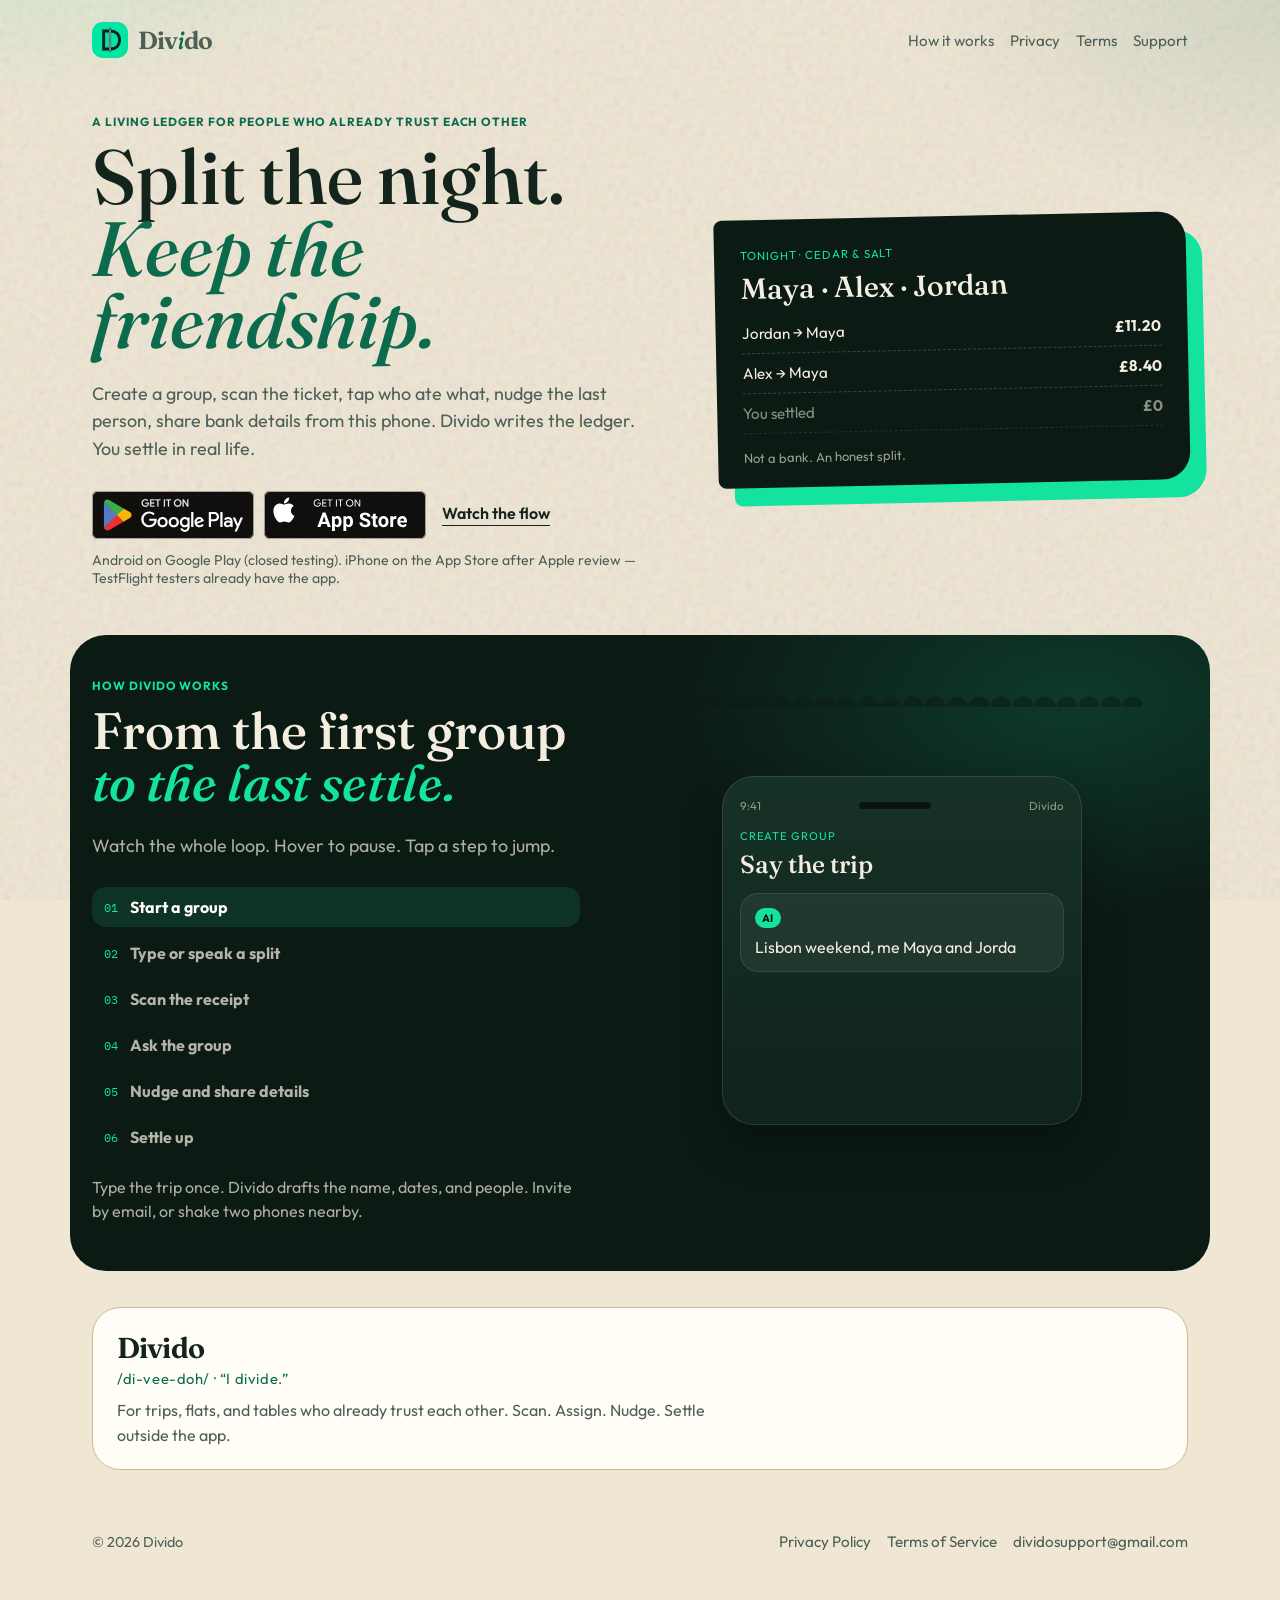
<file: index.html>
<!DOCTYPE html>
<html lang="en">
  <head>
    <meta charset="utf-8" />
    <meta name="viewport" content="width=device-width, initial-scale=1" />
    <title>Divido — Scan the receipt. Split who ate what.</title>
    <link rel="icon" type="image/png" href="/favicon.png" />
    <meta
      name="description"
      content="Divido splits group bills for trips and flats. Scan a receipt, tap who ate each line, and settle outside the app."
    />
    <link rel="preconnect" href="https://fonts.googleapis.com" />
    <link rel="preconnect" href="https://fonts.gstatic.com" crossorigin />
    <link
      href="https://fonts.googleapis.com/css2?family=Fraunces:opsz,wght@9..144,520;9..144,640&family=IBM+Plex+Mono:wght@500&family=Outfit:wght@400;500;600;700&display=swap"
      rel="stylesheet"
    />
    <script type="module" crossorigin src="/assets/index-DB7Mnm3E.js"></script>
    <link rel="stylesheet" crossorigin href="/assets/index-DJ4w2pN6.css">
  </head>
  <body>
    <div id="root"></div>
  </body>
</html>
</file>
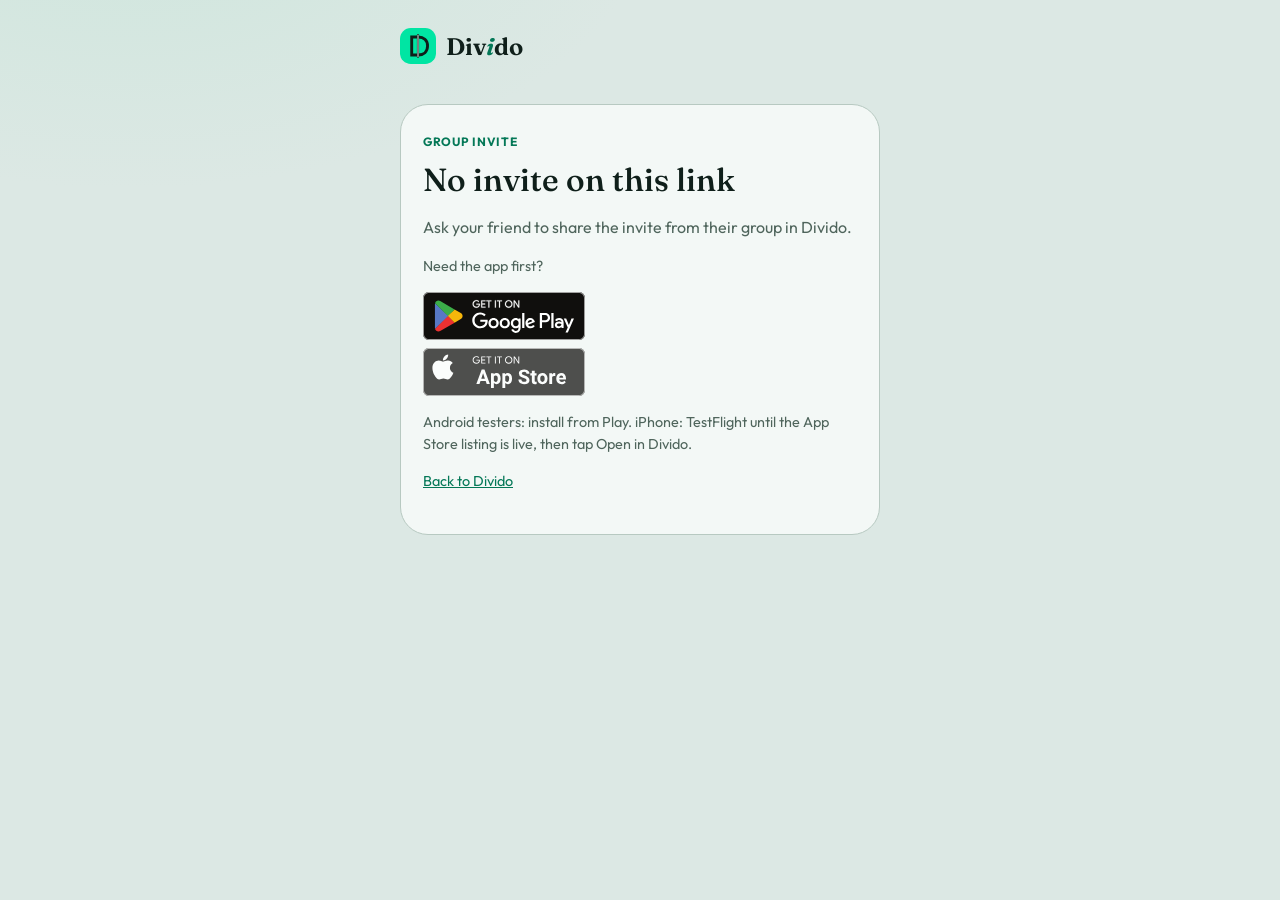
<file: invite/index.html>
<!DOCTYPE html>
<html lang="en">
<head>
  <meta charset="utf-8" />
  <meta name="viewport" content="width=device-width, initial-scale=1" />
  <title>Open your Divido invite</title>
  <meta name="description" content="Open a Divido group invite in the app." />
  <link rel="preconnect" href="https://fonts.googleapis.com" />
  <link rel="preconnect" href="https://fonts.gstatic.com" crossorigin />
  <link href="https://fonts.googleapis.com/css2?family=Fraunces:opsz,wght@9..144,520;9..144,640&family=Outfit:wght@400;500;600&display=swap" rel="stylesheet" />
  <style>
    :root {
      --bg: #dce8e4;
      --surface: #f3f8f6;
      --ink: #0f1f1a;
      --muted: #4f655c;
      --line: #b7c9c1;
      --primary: #047857;
      --mint: #00e5a3;
    }
    * { box-sizing: border-box; }
    body {
      margin: 0;
      min-height: 100vh;
      background: radial-gradient(900px 480px at 10% -10%, #cfe6dd, transparent 58%), var(--bg);
      color: var(--ink);
      font-family: Outfit, system-ui, sans-serif;
    }
    main { max-width: 520px; margin: 0 auto; padding: 28px 20px 64px; }
    .logo { display: inline-flex; align-items: center; gap: 10px; color: var(--ink); text-decoration: none; }
    .logo svg { width: 36px; height: 36px; }
    .logo span { font-family: Fraunces, Georgia, serif; font-size: 1.5rem; font-weight: 640; }
    .logo i { font-style: italic; color: var(--primary); }
    .card {
      margin-top: 36px;
      padding: 28px 22px;
      border-radius: 28px;
      background: var(--surface);
      border: 1px solid var(--line);
    }
    .kicker { margin: 0 0 8px; color: var(--primary); font-size: 0.75rem; letter-spacing: 0.06em; text-transform: uppercase; font-weight: 700; }
    h1 { margin: 0 0 12px; font-family: Fraunces, Georgia, serif; font-size: 2rem; font-weight: 520; }
    p { color: var(--muted); line-height: 1.55; }
    .email { color: var(--ink); font-weight: 600; }
    .open {
      display: inline-flex;
      margin: 8px 0 16px;
      padding: 14px 18px;
      border-radius: 18px;
      background: var(--mint);
      color: #000;
      text-decoration: none;
      font-weight: 700;
    }
    .open.hidden { display: none; }
    .note { font-size: 0.9rem; }
    .play { display: block; height: 48px; width: auto; margin-top: 8px; }
    a.quiet { color: var(--primary); }
  </style>
</head>
<body>
  <main>
    <a class="logo" href="/">
      <svg viewBox="0 0 40 40" aria-hidden="true">
        <rect width="40" height="40" rx="12" fill="#00E5A3"></rect>
        <path d="M13 10h7.2c6.2 0 10.4 3.8 10.4 10s-4.2 10-10.4 10H13V10z" fill="none" stroke="#0F1F1A" stroke-width="3.2"></path>
        <path d="M20 8v24" stroke="#0F1F1A" stroke-width="2.4" stroke-linecap="round"></path>
        <path d="M20 8v24" stroke="#DCE8E4" stroke-width="1.1" stroke-linecap="round"></path>
      </svg>
      <span>Div<i>i</i>do</span>
    </a>

    <section class="card">
      <p class="kicker">Group invite</p>
      <h1 id="title">Open Divido to join</h1>
      <p id="copy">This invite opens in the Divido app. Sign in with the email it was sent to, then the group appears.</p>
      <a id="open" class="open hidden" href="#">Open in Divido</a>
      <p class="note">Need the app first?</p>
      <a class="play-link" href="https://play.google.com/store/apps/details?id=com.dividoapp" target="_blank" rel="noreferrer">
        <img class="play" src="/google-play-badge.svg" alt="Get it on Google Play" />
      </a>
      <img class="play" src="/app-store-badge.svg" alt="Download on the App Store" style="opacity:0.72" />
      <p class="note">Android testers: install from Play. iPhone: TestFlight until the App Store listing is live, then tap Open in Divido.</p>
      <p class="note"><a class="quiet" href="/">Back to Divido</a></p>
    </section>
  </main>
  <script>
    (function () {
      var params = new URLSearchParams(window.location.search);
      var invite = (params.get('invite') || '').trim();
      var group = (params.get('group') || '').trim();
      var email = (params.get('email') || '').trim();
      var title = document.getElementById('title');
      var copy = document.getElementById('copy');
      var open = document.getElementById('open');

      if (!invite) {
        title.textContent = 'No invite on this link';
        copy.textContent = 'Ask your friend to share the invite from their group in Divido.';
        return;
      }

      var appUrl = 'divido://invite?invite=' + encodeURIComponent(invite)
        + '&group=' + encodeURIComponent(group)
        + '&email=' + encodeURIComponent(email);
      open.href = appUrl;
      open.classList.remove('hidden');

      if (email) {
        copy.innerHTML = 'Open Divido signed in as <span class="email"></span>. Then this invite can add you to the group.';
        copy.querySelector('.email').textContent = email;
      }

      var mobile = /Android|iPhone|iPad|iPod/i.test(navigator.userAgent);
      if (mobile) {
        window.setTimeout(function () {
          window.location.href = appUrl;
        }, 400);
      }
    })();
  </script>
</body>
</html>
</file>
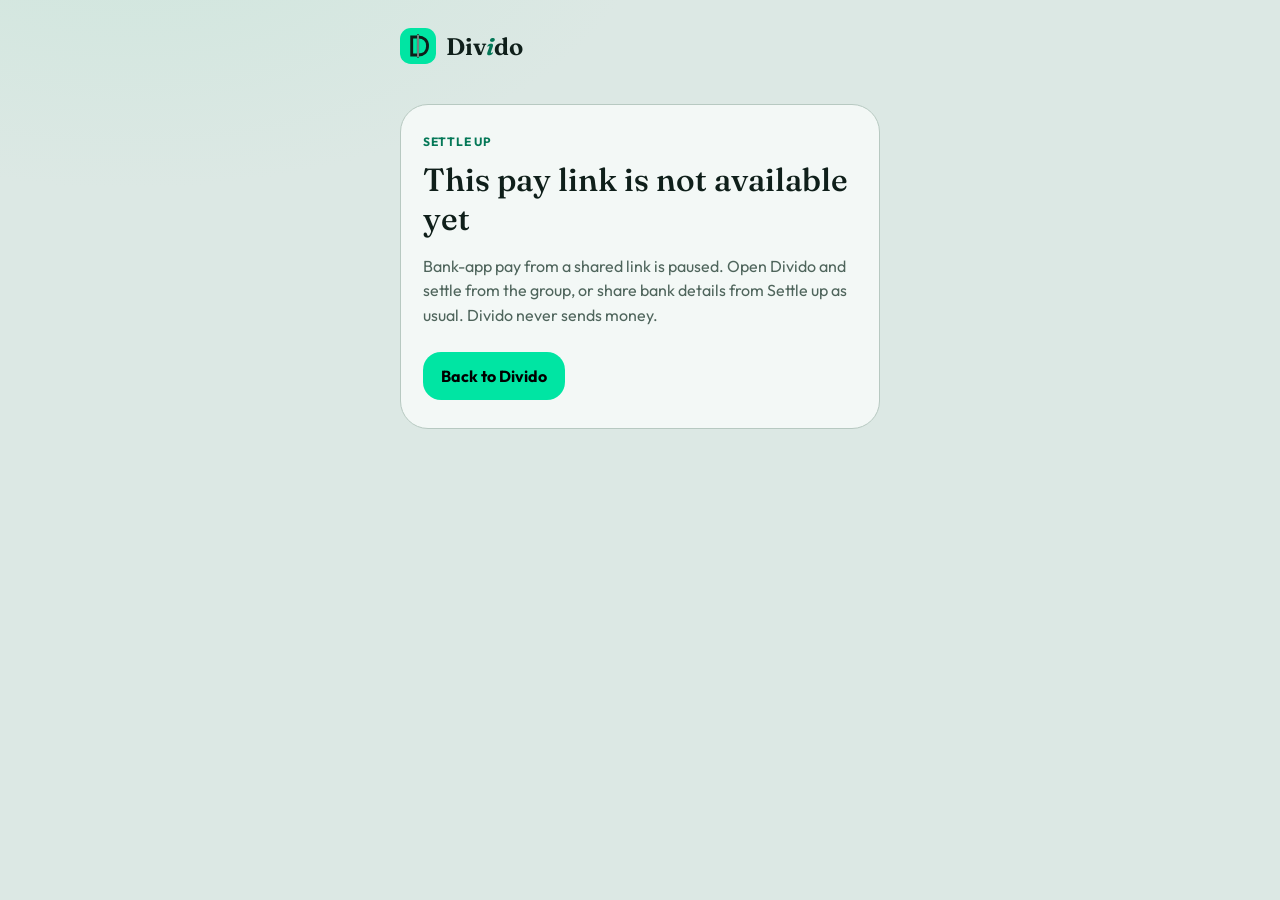
<file: pay/index.html>
<!DOCTYPE html>
<html lang="en">
<head>
  <meta charset="utf-8" />
  <meta name="viewport" content="width=device-width, initial-scale=1" />
  <title>Pay link unavailable — Divido</title>
  <meta name="robots" content="noindex" />
  <link rel="preconnect" href="https://fonts.googleapis.com" />
  <link rel="preconnect" href="https://fonts.gstatic.com" crossorigin />
  <link href="https://fonts.googleapis.com/css2?family=Fraunces:opsz,wght@9..144,520;9..144,640&family=Outfit:wght@400;500;600&display=swap" rel="stylesheet" />
  <style>
    :root {
      --bg: #dce8e4;
      --surface: #f3f8f6;
      --ink: #0f1f1a;
      --muted: #4f655c;
      --line: #b7c9c1;
      --primary: #047857;
      --mint: #00e5a3;
    }
    * { box-sizing: border-box; }
    body {
      margin: 0;
      min-height: 100vh;
      background: radial-gradient(900px 480px at 10% -10%, #cfe6dd, transparent 58%), var(--bg);
      color: var(--ink);
      font-family: Outfit, system-ui, sans-serif;
    }
    main { max-width: 520px; margin: 0 auto; padding: 28px 20px 64px; }
    .logo { display: inline-flex; align-items: center; gap: 10px; color: var(--ink); text-decoration: none; }
    .logo svg { width: 36px; height: 36px; }
    .logo span { font-family: Fraunces, Georgia, serif; font-size: 1.5rem; font-weight: 640; }
    .logo i { font-style: italic; color: var(--primary); }
    .card {
      margin-top: 36px;
      padding: 28px 22px;
      border-radius: 28px;
      background: var(--surface);
      border: 1px solid var(--line);
    }
    .kicker { margin: 0 0 8px; color: var(--primary); font-size: 0.75rem; letter-spacing: 0.06em; text-transform: uppercase; font-weight: 700; }
    h1 { margin: 0 0 12px; font-family: Fraunces, Georgia, serif; font-size: 2rem; font-weight: 520; }
    p { color: var(--muted); line-height: 1.55; }
    .home {
      display: inline-flex;
      margin-top: 8px;
      padding: 14px 18px;
      border-radius: 18px;
      background: var(--mint);
      color: #000;
      text-decoration: none;
      font-weight: 700;
    }
  </style>
</head>
<body>
  <main>
    <a class="logo" href="/">
      <svg viewBox="0 0 40 40" aria-hidden="true">
        <rect width="40" height="40" rx="12" fill="#00E5A3"></rect>
        <path d="M13 10h7.2c6.2 0 10.4 3.8 10.4 10s-4.2 10-10.4 10H13V10z" fill="none" stroke="#0F1F1A" stroke-width="3.2"></path>
        <path d="M20 8v24" stroke="#0F1F1A" stroke-width="2.4" stroke-linecap="round"></path>
        <path d="M20 8v24" stroke="#DCE8E4" stroke-width="1.1" stroke-linecap="round"></path>
      </svg>
      <span>Div<i>i</i>do</span>
    </a>
    <section class="card">
      <p class="kicker">Settle up</p>
      <h1>This pay link is not available yet</h1>
      <p>Bank-app pay from a shared link is paused. Open Divido and settle from the group, or share bank details from Settle up as usual. Divido never sends money.</p>
      <a class="home" href="/">Back to Divido</a>
    </section>
  </main>
</body>
</html>
</file>
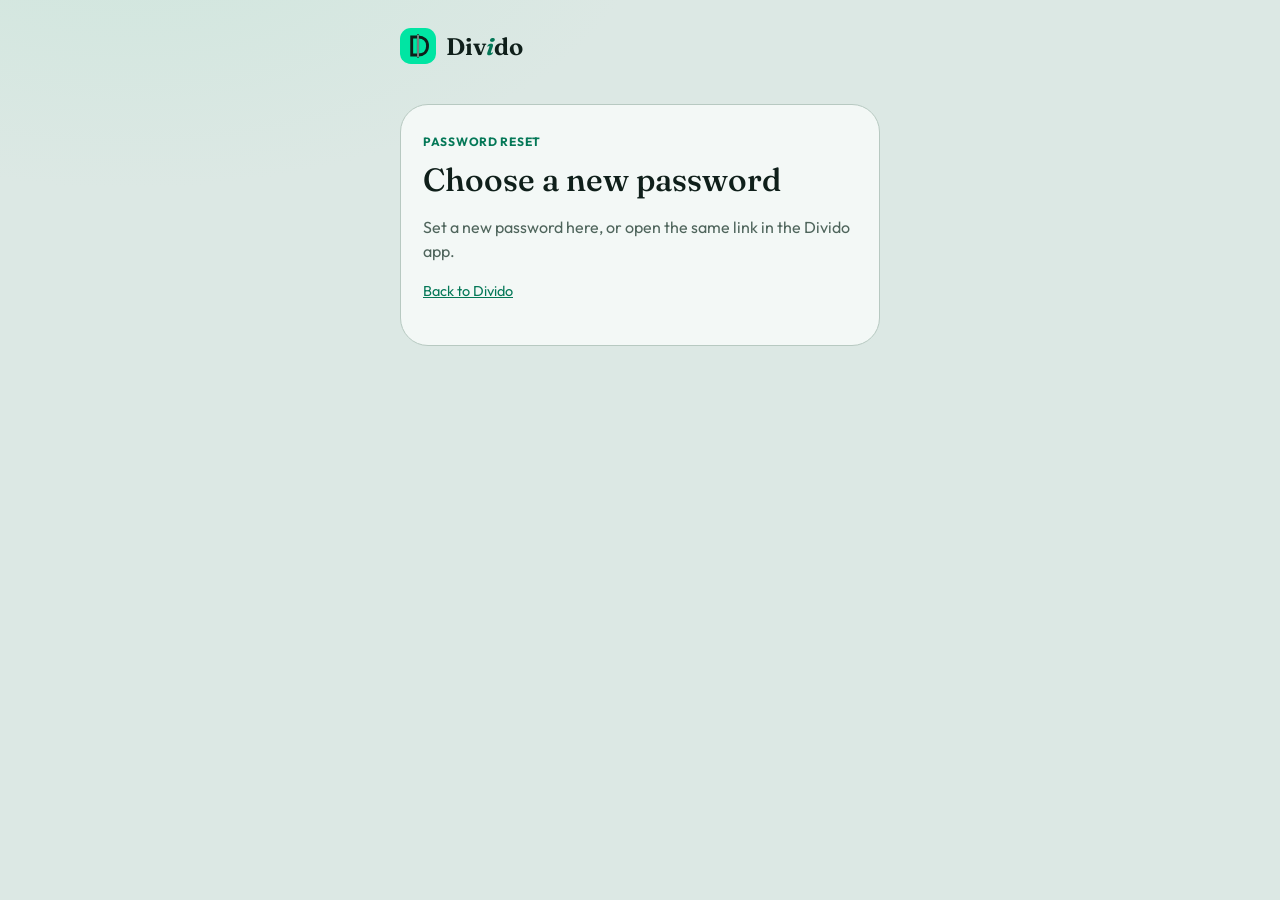
<file: reset-password/index.html>
<!DOCTYPE html>
<html lang="en">
<head>
  <meta charset="utf-8" />
  <meta name="viewport" content="width=device-width, initial-scale=1" />
  <title>Reset your Divido password</title>
  <meta name="description" content="Choose a new Divido password." />
  <link rel="preconnect" href="https://fonts.googleapis.com" />
  <link rel="preconnect" href="https://fonts.gstatic.com" crossorigin />
  <link href="https://fonts.googleapis.com/css2?family=Fraunces:opsz,wght@9..144,520;9..144,640&family=Outfit:wght@400;500;600&display=swap" rel="stylesheet" />
  <style>
    :root {
      --bg: #dce8e4;
      --surface: #f3f8f6;
      --ink: #0f1f1a;
      --muted: #4f655c;
      --line: #b7c9c1;
      --primary: #047857;
      --mint: #00e5a3;
      --danger: #b42318;
    }
    * { box-sizing: border-box; }
    body {
      margin: 0;
      min-height: 100vh;
      background: radial-gradient(900px 480px at 10% -10%, #cfe6dd, transparent 58%), var(--bg);
      color: var(--ink);
      font-family: Outfit, system-ui, sans-serif;
    }
    main { max-width: 520px; margin: 0 auto; padding: 28px 20px 64px; }
    .logo { display: inline-flex; align-items: center; gap: 10px; color: var(--ink); text-decoration: none; }
    .logo svg { width: 36px; height: 36px; }
    .logo span { font-family: Fraunces, Georgia, serif; font-size: 1.5rem; font-weight: 640; }
    .logo i { font-style: italic; color: var(--primary); }
    .card {
      margin-top: 36px;
      padding: 28px 22px;
      border-radius: 28px;
      background: var(--surface);
      border: 1px solid var(--line);
    }
    .kicker { margin: 0 0 8px; color: var(--primary); font-size: 0.75rem; letter-spacing: 0.06em; text-transform: uppercase; font-weight: 700; }
    h1 { margin: 0 0 12px; font-family: Fraunces, Georgia, serif; font-size: 2rem; font-weight: 520; }
    p { color: var(--muted); line-height: 1.55; }
    label { display: block; margin: 12px 0 6px; font-size: 0.85rem; font-weight: 600; color: var(--ink); }
    input {
      width: 100%;
      padding: 12px 14px;
      border-radius: 14px;
      border: 1px solid var(--line);
      background: #fff;
      color: var(--ink);
      font: inherit;
    }
    .open, button[type="submit"] {
      display: inline-flex;
      margin: 8px 0 16px;
      padding: 14px 18px;
      border-radius: 18px;
      background: var(--mint);
      color: #000;
      text-decoration: none;
      font-weight: 700;
      border: 0;
      font: inherit;
      cursor: pointer;
    }
    .open.hidden, .form.hidden { display: none; }
    .note { font-size: 0.9rem; }
    .error { color: var(--danger); }
    a.quiet { color: var(--primary); }
  </style>
</head>
<body>
  <main>
    <a class="logo" href="/">
      <svg viewBox="0 0 40 40" aria-hidden="true">
        <rect width="40" height="40" rx="12" fill="#00E5A3"></rect>
        <path d="M13 10h7.2c6.2 0 10.4 3.8 10.4 10s-4.2 10-10.4 10H13V10z" fill="none" stroke="#0F1F1A" stroke-width="3.2"></path>
        <path d="M20 8v24" stroke="#0F1F1A" stroke-width="2.4" stroke-linecap="round"></path>
        <path d="M20 8v24" stroke="#DCE8E4" stroke-width="1.1" stroke-linecap="round"></path>
      </svg>
      <span>Div<i>i</i>do</span>
    </a>

    <section class="card">
      <p class="kicker">Password reset</p>
      <h1 id="title">Choose a new password</h1>
      <p id="copy">Set a new password here, or open the same link in the Divido app.</p>
      <a id="open" class="open hidden" href="#">Open in Divido</a>
      <form id="form" class="form hidden">
        <label for="password">New password</label>
        <input id="password" name="password" type="password" autocomplete="new-password" minlength="8" required />
        <label for="confirm">Confirm password</label>
        <input id="confirm" name="confirm" type="password" autocomplete="new-password" minlength="8" required />
        <p id="error" class="error" hidden></p>
        <button type="submit">Save password</button>
      </form>
      <p class="note"><a class="quiet" href="/">Back to Divido</a></p>
    </section>
  </main>
  <script src="./env.js"></script>
  <script type="module">
    import { createClient } from 'https://esm.sh/@supabase/supabase-js@2';

    const params = new URLSearchParams(window.location.search);
    const hashParams = new URLSearchParams(window.location.hash.replace(/^#/, ''));
    const tokenHash = (params.get('token_hash') || '').trim();
    const type = (params.get('type') || hashParams.get('type') || 'recovery').trim();
    const accessToken = (hashParams.get('access_token') || '').trim();
    const refreshToken = (hashParams.get('refresh_token') || '').trim();

    const title = document.getElementById('title');
    const copy = document.getElementById('copy');
    const open = document.getElementById('open');
    const form = document.getElementById('form');
    const errorEl = document.getElementById('error');
    const config = window.__DIVIDO_RESET__ || {};

    const appQuery = tokenHash
      ? ('token_hash=' + encodeURIComponent(tokenHash) + '&type=' + encodeURIComponent(type))
      : (accessToken && refreshToken
        ? ('access_token=' + encodeURIComponent(accessToken) + '&refresh_token=' + encodeURIComponent(refreshToken) + '&type=recovery')
        : '');

    if (!appQuery) {
      title.textContent = 'This reset link is missing';
      copy.textContent = 'Request a new password reset from Divido. Old links expire.';
    } else {
      const appUrl = 'divido://reset-password?' + appQuery;
      open.href = appUrl;
      open.classList.remove('hidden');
      if (/Android|iPhone|iPad|iPod/i.test(navigator.userAgent)) {
        window.setTimeout(function () { window.location.href = appUrl; }, 400);
      }
    }

    const canResetHere = Boolean(config.url && config.anonKey && (tokenHash || (accessToken && refreshToken)));
    if (canResetHere) {
      form.classList.remove('hidden');
      const supabase = createClient(config.url, config.anonKey);
      form.addEventListener('submit', async function (event) {
        event.preventDefault();
        errorEl.hidden = true;
        const password = document.getElementById('password').value;
        const confirm = document.getElementById('confirm').value;
        if (password.length < 8) {
          errorEl.textContent = 'Use at least 8 characters.';
          errorEl.hidden = false;
          return;
        }
        if (password !== confirm) {
          errorEl.textContent = 'Passwords do not match.';
          errorEl.hidden = false;
          return;
        }
        try {
          if (tokenHash) {
            const verified = await supabase.auth.verifyOtp({ token_hash: tokenHash, type: type || 'recovery' });
            if (verified.error) throw verified.error;
          } else {
            const session = await supabase.auth.setSession({
              access_token: accessToken,
              refresh_token: refreshToken,
            });
            if (session.error) throw session.error;
          }
          const updated = await supabase.auth.updateUser({ password: password });
          if (updated.error) throw updated.error;
          title.textContent = 'Password updated';
          copy.textContent = 'You can sign in to Divido with your new password.';
          form.classList.add('hidden');
          open.classList.add('hidden');
        } catch (error) {
          errorEl.textContent = error && error.message
            ? error.message
            : 'This link expired. Request a new reset from Divido.';
          errorEl.hidden = false;
        }
      });
    }
  </script>
</body>
</html>
</file>
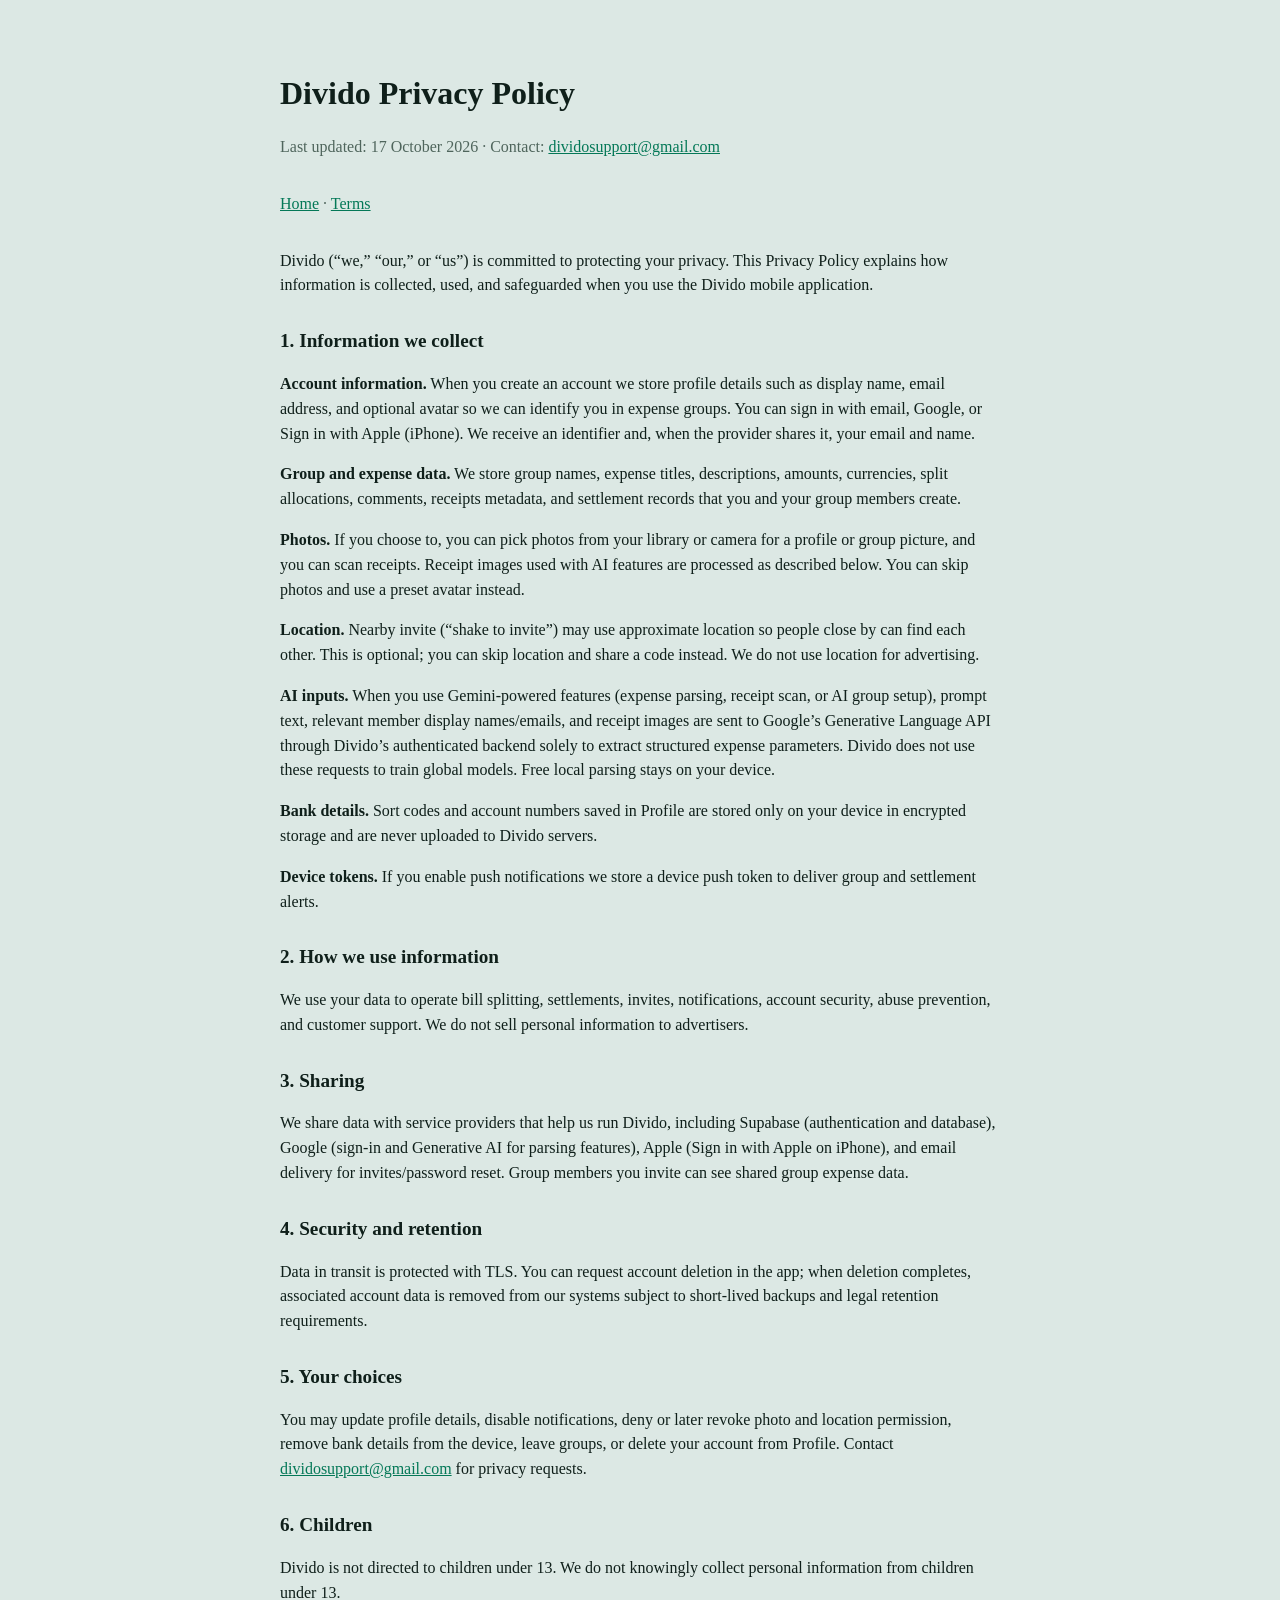
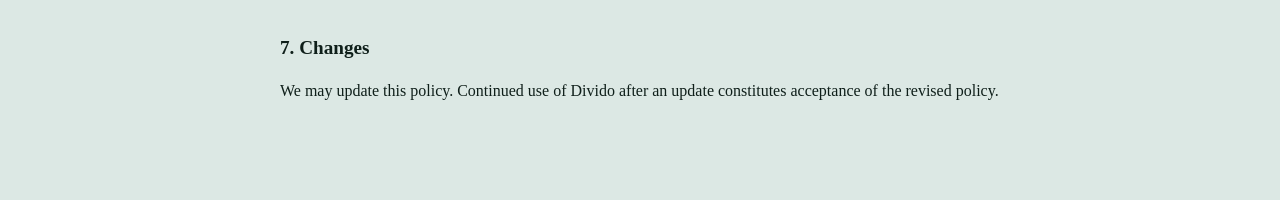
<file: privacy.html>
<!DOCTYPE html>
<html lang="en">
<head>
  <meta charset="utf-8" />
  <meta name="viewport" content="width=device-width, initial-scale=1" />
  <title>Divido Privacy Policy</title>
  <style>
    :root { color-scheme: light; }
    body {
      margin: 0;
      font-family: Georgia, "Times New Roman", serif;
      background: #DCE8E4;
      color: #0F1F1A;
      line-height: 1.55;
    }
    main {
      max-width: 720px;
      margin: 0 auto;
      padding: 48px 24px 80px;
    }
    h1 { font-size: 2rem; margin-bottom: 0.25rem; }
    .meta { color: #4F655C; margin-bottom: 2rem; }
    h2 { font-size: 1.2rem; margin-top: 1.75rem; }
    a { color: #047857; }
  </style>
</head>
<body>
  <main>
    <h1>Divido Privacy Policy</h1>
    <p class="meta">Last updated: 17 October 2026 · Contact: <a href="mailto:dividosupport@gmail.com">dividosupport@gmail.com</a></p>
    <p class="meta"><a href="/">Home</a> · <a href="/terms.html">Terms</a></p>

    <p>Divido (“we,” “our,” or “us”) is committed to protecting your privacy. This Privacy Policy explains how information is collected, used, and safeguarded when you use the Divido mobile application.</p>

    <h2>1. Information we collect</h2>
    <p><strong>Account information.</strong> When you create an account we store profile details such as display name, email address, and optional avatar so we can identify you in expense groups. You can sign in with email, Google, or Sign in with Apple (iPhone). We receive an identifier and, when the provider shares it, your email and name.</p>
    <p><strong>Group and expense data.</strong> We store group names, expense titles, descriptions, amounts, currencies, split allocations, comments, receipts metadata, and settlement records that you and your group members create.</p>
    <p><strong>Photos.</strong> If you choose to, you can pick photos from your library or camera for a profile or group picture, and you can scan receipts. Receipt images used with AI features are processed as described below. You can skip photos and use a preset avatar instead.</p>
    <p><strong>Location.</strong> Nearby invite (“shake to invite”) may use approximate location so people close by can find each other. This is optional; you can skip location and share a code instead. We do not use location for advertising.</p>
    <p><strong>AI inputs.</strong> When you use Gemini-powered features (expense parsing, receipt scan, or AI group setup), prompt text, relevant member display names/emails, and receipt images are sent to Google’s Generative Language API through Divido’s authenticated backend solely to extract structured expense parameters. Divido does not use these requests to train global models. Free local parsing stays on your device.</p>
    <p><strong>Bank details.</strong> Sort codes and account numbers saved in Profile are stored only on your device in encrypted storage and are never uploaded to Divido servers.</p>
    <p><strong>Device tokens.</strong> If you enable push notifications we store a device push token to deliver group and settlement alerts.</p>

    <h2>2. How we use information</h2>
    <p>We use your data to operate bill splitting, settlements, invites, notifications, account security, abuse prevention, and customer support. We do not sell personal information to advertisers.</p>

    <h2>3. Sharing</h2>
    <p>We share data with service providers that help us run Divido, including Supabase (authentication and database), Google (sign-in and Generative AI for parsing features), Apple (Sign in with Apple on iPhone), and email delivery for invites/password reset. Group members you invite can see shared group expense data.</p>

    <h2>4. Security and retention</h2>
    <p>Data in transit is protected with TLS. You can request account deletion in the app; when deletion completes, associated account data is removed from our systems subject to short-lived backups and legal retention requirements.</p>

    <h2>5. Your choices</h2>
    <p>You may update profile details, disable notifications, deny or later revoke photo and location permission, remove bank details from the device, leave groups, or delete your account from Profile. Contact <a href="mailto:dividosupport@gmail.com">dividosupport@gmail.com</a> for privacy requests.</p>

    <h2>6. Children</h2>
    <p>Divido is not directed to children under 13. We do not knowingly collect personal information from children under 13.</p>

    <h2>7. Changes</h2>
    <p>We may update this policy. Continued use of Divido after an update constitutes acceptance of the revised policy.</p>
  </main>
</body>
</html>
</file>
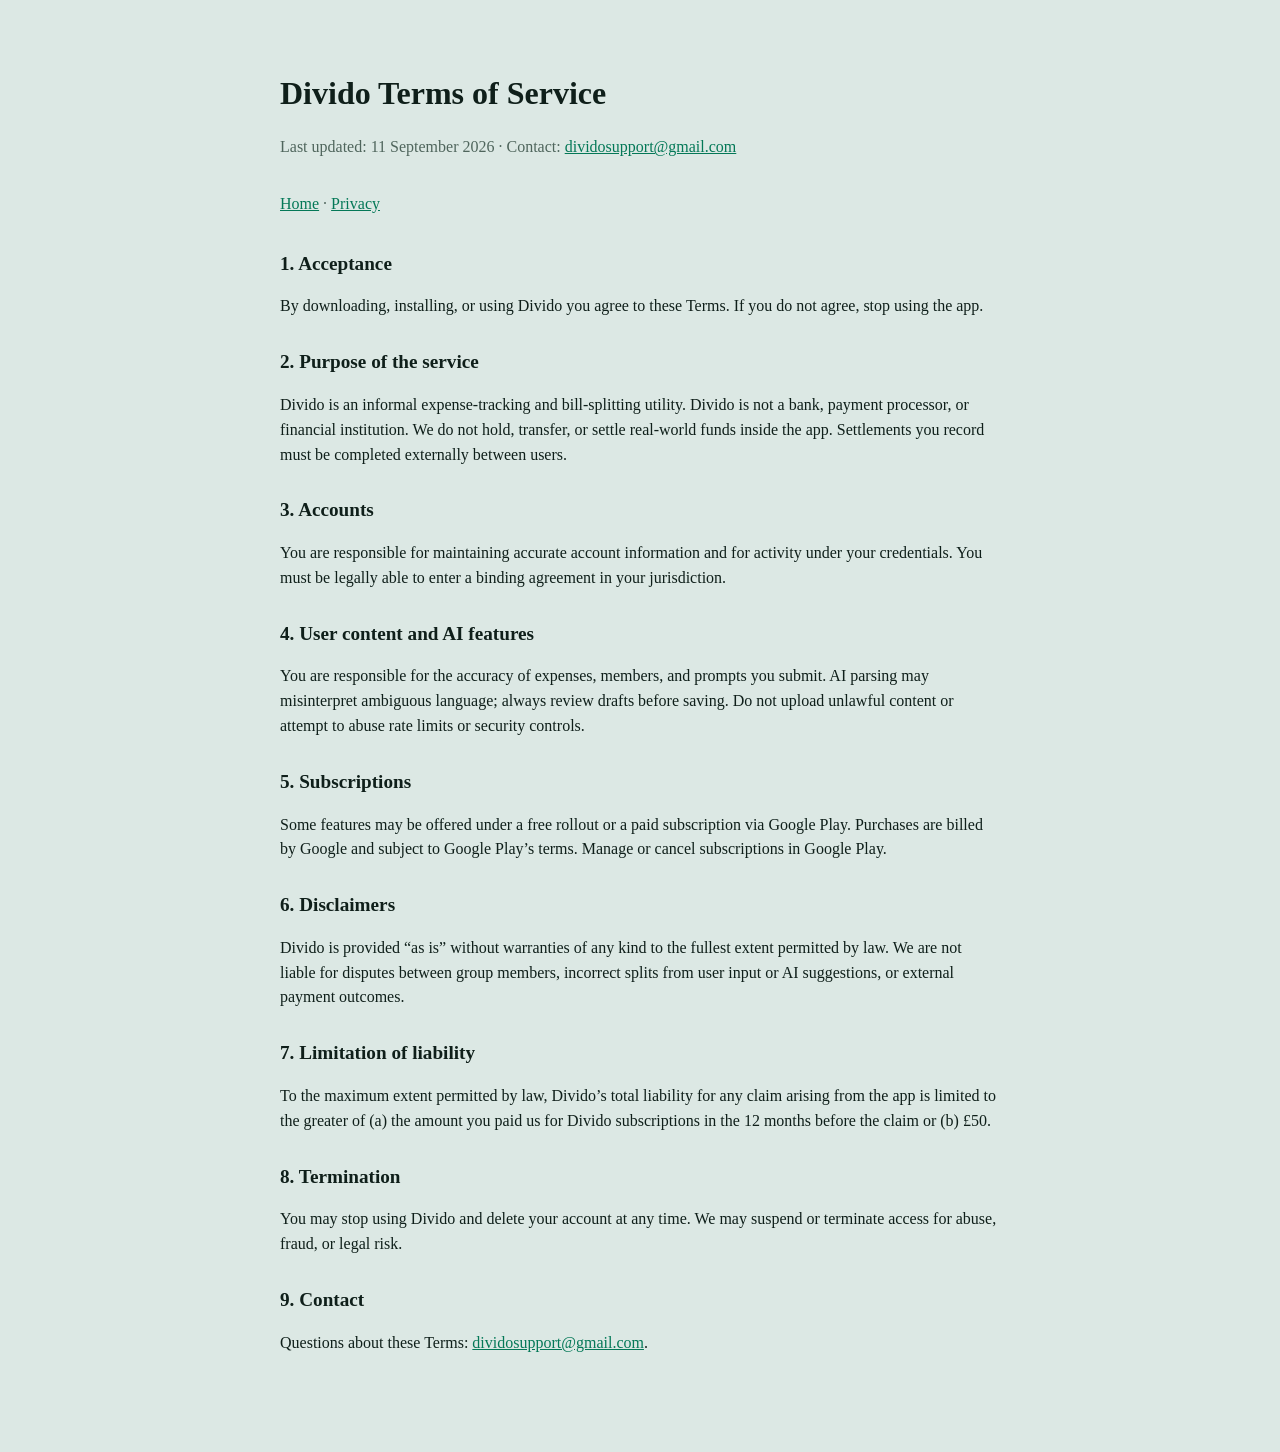
<file: terms.html>
<!DOCTYPE html>
<html lang="en">
<head>
  <meta charset="utf-8" />
  <meta name="viewport" content="width=device-width, initial-scale=1" />
  <title>Divido Terms of Service</title>
  <style>
    :root { color-scheme: light; }
    body {
      margin: 0;
      font-family: Georgia, "Times New Roman", serif;
      background: #DCE8E4;
      color: #0F1F1A;
      line-height: 1.55;
    }
    main {
      max-width: 720px;
      margin: 0 auto;
      padding: 48px 24px 80px;
    }
    h1 { font-size: 2rem; margin-bottom: 0.25rem; }
    .meta { color: #4F655C; margin-bottom: 2rem; }
    h2 { font-size: 1.2rem; margin-top: 1.75rem; }
    a { color: #047857; }
  </style>
</head>
<body>
  <main>
    <h1>Divido Terms of Service</h1>
    <p class="meta">Last updated: 11 September 2026 · Contact: <a href="mailto:dividosupport@gmail.com">dividosupport@gmail.com</a></p>
    <p class="meta"><a href="/">Home</a> · <a href="/privacy.html">Privacy</a></p>

    <h2>1. Acceptance</h2>
    <p>By downloading, installing, or using Divido you agree to these Terms. If you do not agree, stop using the app.</p>

    <h2>2. Purpose of the service</h2>
    <p>Divido is an informal expense-tracking and bill-splitting utility. Divido is not a bank, payment processor, or financial institution. We do not hold, transfer, or settle real-world funds inside the app. Settlements you record must be completed externally between users.</p>

    <h2>3. Accounts</h2>
    <p>You are responsible for maintaining accurate account information and for activity under your credentials. You must be legally able to enter a binding agreement in your jurisdiction.</p>

    <h2>4. User content and AI features</h2>
    <p>You are responsible for the accuracy of expenses, members, and prompts you submit. AI parsing may misinterpret ambiguous language; always review drafts before saving. Do not upload unlawful content or attempt to abuse rate limits or security controls.</p>

    <h2>5. Subscriptions</h2>
    <p>Some features may be offered under a free rollout or a paid subscription via Google Play. Purchases are billed by Google and subject to Google Play’s terms. Manage or cancel subscriptions in Google Play.</p>

    <h2>6. Disclaimers</h2>
    <p>Divido is provided “as is” without warranties of any kind to the fullest extent permitted by law. We are not liable for disputes between group members, incorrect splits from user input or AI suggestions, or external payment outcomes.</p>

    <h2>7. Limitation of liability</h2>
    <p>To the maximum extent permitted by law, Divido’s total liability for any claim arising from the app is limited to the greater of (a) the amount you paid us for Divido subscriptions in the 12 months before the claim or (b) £50.</p>

    <h2>8. Termination</h2>
    <p>You may stop using Divido and delete your account at any time. We may suspend or terminate access for abuse, fraud, or legal risk.</p>

    <h2>9. Contact</h2>
    <p>Questions about these Terms: <a href="mailto:dividosupport@gmail.com">dividosupport@gmail.com</a>.</p>
  </main>
</body>
</html>
</file>
<file: assets/index-DJ4w2pN6.css>
:root{--bg: #efe6d4;--bg-deep: #e2d4bc;--ink: #12241c;--muted: #4d5f56;--line: #c9b89a;--raised: #fff8ea;--surface: #fffdf6;--mint: #14e3a0;--mint-deep: #0aa874;--primary: #0b6b4c;--cta-label: #08150f;--night: #0c1a14;--glass: rgba(255, 253, 246, .7);--shadow: rgba(28, 22, 12, .16);--max: 1140px}*{box-sizing:border-box}html,body{margin:0;min-height:100%;background:radial-gradient(900px 480px at 0% -10%,rgba(20,227,160,.22),transparent 55%),radial-gradient(720px 420px at 100% 0%,rgba(11,107,76,.12),transparent 50%),var(--bg);color:var(--ink);font-family:Outfit,system-ui,sans-serif}body:before{content:"";position:fixed;top:0;right:0;bottom:0;left:0;pointer-events:none;opacity:.18;background-image:url("data:image/svg+xml,%3Csvg viewBox='0 0 160 160' xmlns='http://www.w3.org/2000/svg'%3E%3Cfilter id='n'%3E%3CfeTurbulence type='fractalNoise' baseFrequency='.85' numOctaves='4' stitchTiles='stitch'/%3E%3C/filter%3E%3Crect width='100%25' height='100%25' filter='url(%23n)'/%3E%3C/svg%3E");z-index:0}#root{position:relative;z-index:1;min-height:100vh}a{color:var(--primary)}.page{max-width:var(--max);margin:0 auto;padding:22px 22px 72px}.nav{display:flex;align-items:center;justify-content:space-between;gap:16px 24px}.logo{display:inline-flex;align-items:center;flex:0 0 auto;gap:10px;color:var(--ink);text-decoration:none;white-space:nowrap}.logo-mark{width:36px;height:36px;flex:0 0 auto}.logo-word{font-family:Fraunces,Georgia,serif;font-size:1.55rem;font-weight:640;letter-spacing:-.04em;line-height:1;white-space:nowrap}.logo-word span{display:inline-block;color:var(--primary);font-style:italic;transform:scaleX(.72)}.nav nav,.foot nav{display:flex;flex-wrap:wrap;align-items:center;gap:12px 16px}.nav a,.foot a{color:var(--muted);text-decoration:none;font-size:.95rem}.nav a:hover,.foot a:hover{color:var(--ink)}.hero{display:grid;grid-template-columns:1.1fr .9fr;gap:48px;align-items:center;padding:56px 0 36px}.eyebrow{margin:0 0 12px;letter-spacing:.08em;text-transform:uppercase;font-size:.74rem;color:var(--primary);font-weight:700}h1{margin:0;font-family:Fraunces,Georgia,serif;font-size:clamp(2.8rem,6vw,5rem);line-height:.94;font-weight:520}h1 span{display:block;font-style:italic;color:var(--primary)}.lede{max-width:34rem;margin:22px 0 28px;font-size:1.12rem;line-height:1.55;color:var(--muted)}.cta{display:flex;flex-wrap:wrap;align-items:center;gap:16px}.store-row{display:flex;flex-wrap:wrap;align-items:center;gap:10px}.ghost-link{color:var(--ink);font-weight:600;text-decoration:none;border-bottom:1px solid var(--ink);padding-bottom:2px}.cta-note{margin:12px 0 0;color:var(--muted);font-size:.88rem}.play-link{display:inline-flex;line-height:0}.play-link.soon{cursor:default}.play-badge{display:block;height:48px;width:auto}.hero-card{padding:28px 26px 22px;border-radius:8px 28px 28px 8px;background:var(--night);color:#f4eee0;box-shadow:16px 18px 0 var(--mint);transform:rotate(-1.2deg)}.hero-card-kicker{margin:0 0 8px;letter-spacing:.08em;text-transform:uppercase;font-size:.72rem;color:var(--mint)}.hero-card h2{margin:0 0 18px;font-family:Fraunces,Georgia,serif;font-size:1.8rem;font-weight:520}.hero-card ul{list-style:none;margin:0;padding:0;display:grid;gap:10px}.hero-card li{display:flex;justify-content:space-between;gap:12px;padding-bottom:10px;border-bottom:1px dashed rgba(244,238,224,.2);font-size:.95rem}.hero-card li.done{opacity:.55}.hero-card-note{margin:16px 0 0;color:#f4eee09e;font-size:.82rem}.hw{margin:12px -22px 36px;padding:36px 22px 40px;border-radius:36px;background:radial-gradient(680px 360px at 88% 10%,rgba(20,227,160,.16),transparent 60%),var(--night);color:#f4eee0}.hw-inner{max-width:var(--max);margin:0 auto;display:grid;grid-template-columns:.92fr 1.08fr;gap:36px;align-items:center}.hw .eyebrow{color:var(--mint)}.hw h2{margin:0;font-family:Fraunces,Georgia,serif;font-size:clamp(2rem,4vw,3.2rem);line-height:1.02;font-weight:520}.hw h2 span{display:block;font-style:italic;color:var(--mint)}.hw-lede{color:#f4eee0b3}.hw-steps{list-style:none;margin:0 0 18px;padding:0;display:grid;gap:6px}.hw-steps button{width:100%;display:flex;align-items:center;gap:12px;padding:10px 12px;border:0;border-radius:14px;background:transparent;color:#f4eee0b8;text-align:left;cursor:pointer;font:inherit}.hw-steps button span{font-family:IBM Plex Mono,ui-monospace,monospace;font-size:.74rem;color:var(--mint)}.hw-steps button.on{background:#14e3a01f;color:#fffdf6}.hw-caption{margin:0;max-width:34rem;color:#f4eee0b3;line-height:1.5}.hw-stage{position:relative;min-height:560px;display:grid;place-items:center}.hw-ticket{position:absolute;inset:18px 8% auto;height:18px;background:radial-gradient(circle at 10px 18px,var(--night) 10px,transparent 11px) 0 0 / 22px 18px repeat-x;opacity:.55}.hw-phone{position:relative;width:min(100%,360px)}.hw-glow{position:absolute;top:8%;right:-8%;bottom:8%;left:-8%;border-radius:50%;background:radial-gradient(circle,rgba(20,227,160,.28),transparent 68%);filter:blur(12px)}.hw-bezel{position:relative;padding:22px 18px 20px;border-radius:32px;background:linear-gradient(180deg,#163126,#10241c);box-shadow:inset 0 0 0 1px #f4eee01f,0 22px 40px #00000047}.hw-status{display:flex;align-items:center;justify-content:space-between;margin-bottom:16px;color:#f4eee08c;font-size:.72rem}.hw-status b{width:72px;height:7px;border-radius:99px;background:#08150f}.hw-kicker{margin:0;letter-spacing:.08em;text-transform:uppercase;font-size:.7rem;color:var(--mint)}.hw-title{margin:6px 0 14px;font-family:Fraunces,Georgia,serif;font-size:1.55rem;font-weight:520}.hw-box,.hw-card,.hw-note,.hw-owe{padding:12px 14px;border-radius:18px;background:#fffdf60f;border:1px solid rgba(244,238,224,.1)}.hw-ai{display:inline-block;margin-bottom:8px;padding:3px 7px;border-radius:999px;background:var(--mint);color:var(--cta-label);font-size:.68rem;font-weight:700;letter-spacing:.05em;text-transform:uppercase}.hw-box p,.hw-card p,.hw-note p{margin:0;line-height:1.4}.hw-caret{display:inline-block;width:2px;height:.95em;margin-left:1px;background:var(--mint);vertical-align:text-bottom;opacity:0}.hw-caret.on{animation:blink .7s steps(1) infinite}.hw-card{margin-top:12px;opacity:0;transform:translateY(10px)}.hw-card.in,.hw-note.in,.hw-rows.in,.hw-lines.in,.hw-owe.in,.hw-flow.in,.hw-done.in{opacity:1;transform:none;animation:pop .45s ease both}.hw-card.late{animation-delay:.28s}.hw-card small,.hw-owe p{display:block;margin-bottom:4px;color:#f4eee08c;font-size:.72rem;letter-spacing:.04em;text-transform:uppercase}.hw-card strong,.hw-note strong,.hw-owe strong{display:block;font-size:1.05rem}.hw-owe strong{font-family:Fraunces,Georgia,serif;font-size:2rem}.hw-pills{display:flex;flex-wrap:wrap;gap:8px;margin-top:10px}.hw-pills em{padding:4px 9px;border-radius:999px;background:#f4eee014;font-style:normal;font-size:.75rem}.hw-pills em.mint,.hw-person b.mint{background:var(--mint);color:var(--cta-label)}.hw-rows,.hw-lines{list-style:none;margin:12px 0 0;padding:0;display:grid;gap:8px;opacity:0}.hw-row,.hw-lines li{display:flex;align-items:center;justify-content:space-between;gap:10px;padding:9px 10px;border-radius:14px;background:#fffdf60f}.hw-row b,.hw-person b,.hw-note b{width:28px;height:28px;display:grid;place-items:center;border-radius:50%;background:var(--mint);color:var(--cta-label);font-size:.78rem}.hw-row.on{outline:1px solid var(--mint)}.hw-row.wait{opacity:.55}.hw-viewfinder{position:relative;min-height:92px;display:grid;place-items:center;border-radius:18px;background:#08150f;overflow:hidden}.hw-viewfinder span{position:absolute;width:16px;height:16px;border:2px solid var(--mint)}.hw-viewfinder span:nth-child(1){top:10px;left:10px;border-right:0;border-bottom:0}.hw-viewfinder span:nth-child(2){top:10px;right:10px;border-left:0;border-bottom:0}.hw-viewfinder span:nth-child(3){bottom:10px;left:10px;border-right:0;border-top:0}.hw-viewfinder span:nth-child(4){bottom:10px;right:10px;border-left:0;border-top:0}.hw-viewfinder.flash{background:#f4eee0;color:var(--night)}.hw-viewfinder p{margin:0;font-size:.88rem}.hw-lines li em{padding:3px 8px;border-radius:999px;background:var(--mint);color:var(--cta-label);font-style:normal;font-size:.72rem;font-weight:700}.hw-note{display:flex;gap:10px;align-items:flex-start;opacity:0}.hw-flow{display:flex;align-items:center;justify-content:space-between;gap:8px;padding:16px 8px;opacity:0}.hw-person{display:grid;justify-items:center;gap:6px;font-size:.85rem}.hw-arrow{flex:1;display:grid;justify-items:center;gap:4px}.hw-arrow i{display:block;width:100%;height:2px;background:var(--mint);position:relative}.hw-arrow i:after{content:"";position:absolute;right:0;top:-4px;border:5px solid transparent;border-left-color:var(--mint)}.hw-done{margin-top:12px;padding:10px 12px;border-radius:999px;text-align:center;background:#14e3a024;color:var(--mint);opacity:0}.define{margin:8px 0 0;padding:22px 24px;border-radius:28px;background:var(--surface);border:1px solid var(--line)}.define-name{margin:0;font-family:Fraunces,Georgia,serif;font-size:1.8rem;font-weight:640;letter-spacing:-.03em}.define-say{margin:4px 0 10px;color:var(--primary);font-size:.92rem;letter-spacing:.04em}.define p:last-child{margin:0;max-width:40rem;color:var(--muted);line-height:1.55}.foot{display:flex;justify-content:space-between;gap:16px;flex-wrap:wrap;margin-top:48px;color:var(--muted);font-size:.9rem}@keyframes blink{50%{opacity:1}}@keyframes pop{0%{opacity:0;transform:translateY(10px)}to{opacity:1;transform:none}}@media(prefers-reduced-motion:reduce){.hw-caret,.hw-card,.hw-note,.hw-rows,.hw-lines,.hw-owe,.hw-flow,.hw-done{animation:none!important;opacity:1!important;transform:none!important}}@media(max-width:860px){.hero,.hw-inner{grid-template-columns:1fr}.hero{padding-top:32px}.hero-card{transform:none}.hw-stage{min-height:0}.nav{flex-direction:column;align-items:flex-start;gap:12px}.nav nav{width:100%;justify-content:flex-start}}
</file>
